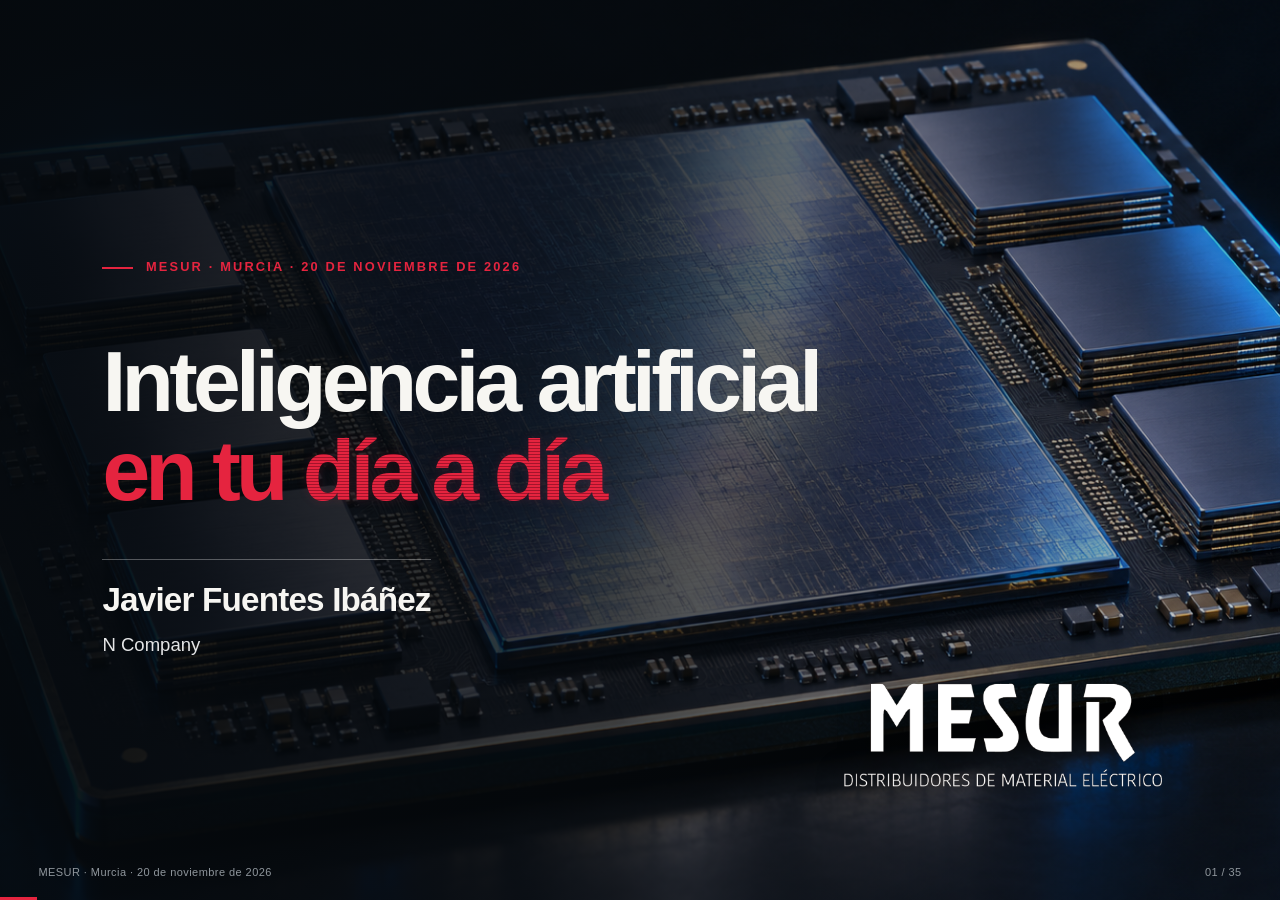
<file: index.html>
<!doctype html>
<html lang="es">
<head>
<meta charset="utf-8">
<meta name="viewport" content="width=device-width, initial-scale=1">
<title>Inteligencia artificial en tu día a día · MESUR</title>
<style>
:root {
  --fondo: #111111; --fondo-2: #1c1c1c; --papel: #ffffff; --papel-suave: #acadaf;
  --linea: #333333; --acento: #e5243f; --acento-suave: #3a0a12;
  --coral: #e5243f; --verde: #4fd18c; --ambar: #e5243f;
  --serif: 'Ferrovial New', 'Helvetica Neue', Helvetica, Arial, sans-serif;
  --sans: 'Ferrovial New', 'Helvetica Neue', Helvetica, Arial, sans-serif;
  --mono: 'Ferrovial New', 'Helvetica Neue', Helvetica, Arial, sans-serif;
}
* { margin: 0; padding: 0; box-sizing: border-box; }
html, body { height: 100%; }
body { font-family: var(--serif); background: var(--fondo); color: var(--papel); overflow: hidden; cursor: pointer; user-select: none; }
.slide { position: absolute; inset: 0; display: none; align-items: center; justify-content: center; padding: 6vh 7vw; }
.slide.on { display: flex; animation: entra .35s ease; }
@keyframes entra { from { opacity: 0; transform: translateY(10px); } to { opacity: 1; transform: none; } }
.inner { max-width: 1120px; width: 100%; }

.kicker { font-family: var(--mono); font-size: clamp(12px, 1.1vw, 14px); letter-spacing: .14em; text-transform: uppercase; color: var(--acento); margin-bottom: 3vh; font-weight: 700; }
.gigante { font-size: clamp(42px, 7.5vw, 104px); line-height: 1.06; letter-spacing: -.02em; font-weight: 600; }
.statement { font-size: clamp(26px, 3.7vw, 50px); line-height: 1.26; letter-spacing: -.012em; font-weight: 500; }
.statement em, .gigante em { font-style: italic; }
.statement strong, .gigante strong { color: var(--acento); font-weight: inherit; }
.hl { color: var(--acento); }
.sub { font-family: var(--sans); font-size: clamp(15px, 1.7vw, 19px); color: var(--papel-suave); margin-top: 4vh; line-height: 1.55; }
.sub strong { color: var(--papel); font-weight: 600; }
.redflag { font-family: var(--sans); font-size: clamp(15px, 1.7vw, 19px); color: var(--coral); margin-top: 3.5vh; line-height: 1.5; }
.num { font-family: var(--mono); color: var(--acento); font-size: clamp(14px, 1.3vw, 17px); letter-spacing: .1em; margin-bottom: 2vh; }
.fromto { font-family: var(--sans); font-size: clamp(16px, 1.8vw, 21px); color: var(--papel-suave); margin-bottom: 2.5vh; }
.fromto b { color: var(--papel); font-weight: 600; }
.fromto .arrow { color: var(--acento); margin: 0 .4em; }

.lista { list-style: none; margin-top: 2vh; }
.lista li { font-size: clamp(20px, 2.6vw, 34px); line-height: 1.3; padding: 1.6vh 0; border-top: 1px solid var(--linea); display: grid; grid-template-columns: 3.2em 1fr; gap: 1em; align-items: baseline; }
.lista li:last-child { border-bottom: 1px solid var(--linea); }
.lista .n { font-family: var(--mono); color: var(--acento); font-size: .6em; letter-spacing: .1em; }
.lista.compact li { font-size: clamp(17px, 2.1vw, 27px); padding: 1.2vh 0; }
.lista li.muted { color: var(--papel-suave); }
.lista li.hot { color: var(--coral); }

.step { opacity: 0; transform: translateY(14px); transition: opacity .35s ease, transform .35s ease; }
.step.on { opacity: 1; transform: none; }

/* Newspaper clippings */
.clips { position: relative; display: flex; flex-wrap: wrap; gap: 3vh 2vw; justify-content: center; align-items: center; margin-top: 3vh; }
.clip { background: #fff; padding: 8px 8px 10px; box-shadow: 4px 6px 0 rgba(0,0,0,.35); max-width: min(44vw, 540px); opacity: 0; transition: opacity .35s ease, transform .35s ease-out; }
.clip img { display: block; width: 100%; height: auto; }
.clip .src { font-family: var(--mono); font-size: 11px; color: #555; margin-top: 6px; letter-spacing: .08em; text-transform: uppercase; }
.clip.r1 { transform: rotate(-4deg) translateY(20px); } .clip.r1.on { transform: rotate(-2deg); }
.clip.r2 { transform: rotate(3deg) translateY(20px); }  .clip.r2.on { transform: rotate(1.5deg); }
.clip.r3 { transform: rotate(-5deg) translateY(20px); } .clip.r3.on { transform: rotate(-2.5deg); }
.clip.on { opacity: 1; }
.clip.big { max-width: min(72vw, 1000px); }
.clips.stack { display: block; position: relative; height: 60vh; }
.clips.stack .clip { position: absolute; max-width: min(50vw, 640px); }
.clips.stack .clip:nth-child(1) { left: 0; top: 0; }
.clips.stack .clip:nth-child(2) { right: 0; top: 15vh; }
.clips.stack .clip:nth-child(3) { left: 10%; top: 30vh; }
.clips.stack .clip.on { z-index: 2; }
.clips.stack .clip.on ~ .clip.on { z-index: 3; }
.clips.stack .clip.on ~ .clip.on ~ .clip.on { z-index: 4; }

/* Full-bleed images */
.slide.foto { padding: 0; background: #000; }
.slide.foto img { width: 100%; height: 100%; object-fit: cover; }
.slide.foto .cap { position: absolute; left: 7vw; bottom: 8vh; font-family: var(--mono); font-size: clamp(13px, 1.3vw, 17px); letter-spacing: .14em; text-transform: uppercase; color: var(--papel); text-shadow: 0 2px 10px rgba(0,0,0,.8); }
.slide.negro .gigante { text-align: center; }

.quote { font-size: clamp(22px, 3vw, 40px); line-height: 1.3; font-style: italic; }
.quote strong { color: var(--acento); font-weight: inherit; }
.quote .who { display: block; font-style: normal; font-family: var(--sans); font-size: .5em; color: var(--papel-suave); margin-top: 2.5vh; }

.dos { display: grid; grid-template-columns: 1fr 1fr; gap: 4vw; align-items: center; }
.pick { font-family: var(--sans); font-size: clamp(18px, 2.2vw, 28px); color: var(--ambar); line-height: 1.35; }

/* Time machine */
.slide.viaje { padding: 0; }
.vj-canvas { position: absolute; inset: 0; width: 100%; height: 100%; display: block; }
.vj-hud { position: absolute; top: 6vh; left: 50%; transform: translateX(-50%); text-align: center; z-index: 3; pointer-events: none; transition: opacity .5s ease; }
.viaje.zoomed .vj-hud, .viaje.zoomed .vj-minimap { opacity: 0; }
.vj-year { font-weight: 600; font-family: var(--serif); font-size: clamp(3.2rem, 7.5vw, 6.5rem); color: var(--papel); letter-spacing: -.02em; font-variant-numeric: tabular-nums; line-height: 1; transition: filter .3s ease; }
.vj-year.traveling { filter: blur(1.5px); }
.vj-year.pop { animation: vjPop .45s cubic-bezier(.2,1.6,.4,1); }
@keyframes vjPop { 0% { transform: scale(.96); } 100% { transform: scale(1); } }
.vj-underline { width: 120px; height: 3px; border-radius: 2px; background: var(--acento); margin: 14px auto 0; transition: width .5s ease; }
.vj-hud.traveling .vj-underline { width: 320px; }
.vj-minimap { position: absolute; bottom: 9vh; left: 50%; transform: translateX(-50%); width: min(70vw, 980px); height: 60px; z-index: 3; pointer-events: none; transition: opacity .5s ease; }
.vj-track { position: absolute; top: 24px; left: 0; width: 100%; height: 2px; background: rgba(248,248,246,.18); }
.vj-tick { position: absolute; top: 17px; width: 2px; height: 16px; background: rgba(248,248,246,.4); transform: translateX(-50%); opacity: 0; transition: opacity .8s ease; }
.vj-lbl { position: absolute; top: 40px; transform: translateX(-50%); font: 500 11px var(--mono); letter-spacing: .08em; color: #8a8a93; white-space: nowrap; opacity: 0; transition: opacity .8s ease; }
.vj-tick.visited, .vj-lbl.visited { opacity: 1; }
.vj-lbl.current { color: var(--papel); font-weight: 700; }
.vj-cursor { position: absolute; top: 25px; width: 14px; height: 14px; border-radius: 50%; background: var(--acento); transform: translate(-50%, -50%); box-shadow: 0 0 0 5px rgba(255,199,0,.18), 0 0 18px rgba(255,199,0,.6); }
.vj-flash { position: absolute; inset: 0; z-index: 4; pointer-events: none; background: #fff; opacity: 0; }
.vj-flash.active { animation: vjFlash .35s ease-out; }
@keyframes vjFlash { 0% { opacity: .45; } 100% { opacity: 0; } }

.lista .ans { font-family: var(--mono); font-size: .62em; letter-spacing: .1em; color: var(--ambar); white-space: nowrap; }
.lista.vote li { grid-template-columns: 1fr auto; }
.src-line { font-family: var(--mono); font-size: clamp(11px, 1vw, 13px); letter-spacing: .08em; text-transform: uppercase; color: var(--papel-suave); opacity: .75; margin-top: 3vh; }
.capas { display: grid; grid-template-columns: repeat(3, 1fr); gap: 2.2vw; margin-top: 3vh; }
.capa { border-top: 2px solid var(--acento); padding-top: 2vh; }
.capa h3 { font-weight: 400; font-size: clamp(20px, 2.3vw, 30px); line-height: 1.15; margin-bottom: 1.5vh; }
.capa p { font-family: var(--sans); font-size: clamp(14px, 1.45vw, 18px); line-height: 1.5; color: var(--papel-suave); }
.capa p strong { color: var(--papel); font-weight: 600; }
@media (max-width: 820px) { .capas { grid-template-columns: 1fr; } }

.slide.foto.contain img { object-fit: contain; }
.slide.foto.claro { background: #f7f7f5; }
.slide.foto .caps { position: absolute; left: 7vw; bottom: 7vh; display: flex; flex-direction: column; gap: 1.2vh; }
.slide.foto .caps .cap { position: static; background: rgba(17,17,17,.85); padding: .6em .9em; text-shadow: none; }

#barra { position: fixed; left: 0; bottom: 0; height: 3px; background: var(--acento); width: 0; transition: width .3s ease; z-index: 9; }
#pag { position: fixed; right: 2vw; bottom: 2vh; font-family: var(--mono); font-size: 12px; color: var(--papel-suave); opacity: .7; z-index: 9; }
.pie { position: fixed; left: 2vw; bottom: 2vh; font-family: var(--mono); font-size: 12px; color: var(--papel-suave); opacity: .5; z-index: 9; }
.cover .presenter-name { color:var(--papel); font-size:clamp(26px,2.6vw,42px); font-weight:600; letter-spacing:-.025em; line-height:1.2; margin-bottom:1.2vh; }
.cover-partners .mesur-logo { height:15vh; width:auto; display:block; filter:drop-shadow(0 2px 14px #000a); }
</style>
<link rel="stylesheet" href="stage.css?v=mesur-3">
<link rel="stylesheet" href="mesur.css?v=2">
</head>
<body>


<section class="slide cover" data-chapter="Inicio"><div class="inner">
  <div class="kicker">MESUR · Murcia · 20 de noviembre de 2026</div>
  <div class="gigante" aria-label="Inteligencia artificial en tu día a día">Inteligencia artificial<br><strong>en tu <span class="crt-accent" data-text="día a día">día a día</span></strong></div>
  <div class="sub"><div class="presenter-name">Javier Fuentes Ibáñez</div><span>N Company</span></div>
</div>
<div class="cover-partners" aria-label="MESUR, distribuidores de material eléctrico"><img class="mesur-logo" src="img/mesur-logo.png" alt="MESUR · Distribuidores de material eléctrico" width="500" height="196"></div>
</section>

<section class="slide viaje" data-title="Un viaje en el tiempo">
  <canvas class="vj-canvas" aria-label="Un viaje en el tiempo"></canvas>
  <div class="vj-hud"><div class="vj-year">2026</div><div class="vj-underline"></div></div>
  <div class="vj-minimap"><div class="vj-track"></div><div class="vj-cursor"></div></div>
  <div class="vj-flash"></div>
</section>

<section class="slide negro impact"><div class="inner">
  <div class="statement" style="text-align:center" aria-label="Cada salto es más corto que el anterior. El siguiente nos toca de lleno.">Cada salto es más corto que el anterior.<br><strong>El siguiente nos toca <span class="crt-accent" data-text="de lleno">de lleno</span>.</strong></div>
</div></section>

<section class="slide"><div class="inner">
  <div class="gigante agenda-four">Siete casos prácticos.<br>Tres reglas.<br>Un plan para el lunes.</div>
  <div class="sub">Sin teoría y sin palabras raras. Todo lo que veas hoy lo puedes repetir tú el lunes.</div>
</div></section>

<section class="slide impact weird-beat" data-title="Más cosas que nunca"><div class="inner">
  <div class="gigante" aria-label="Están pasando muchas cosas. Más cosas que nunca.">Están pasando muchas cosas.<br>Más cosas que <strong><span class="crt-accent" data-text="nunca">nunca</span>.</strong></div>
</div></section>

<section class="slide film local" data-title="Alljoined · Una imagen reconstruida desde el cerebro" data-duration="0:59">
  <video controls playsinline preload="metadata" aria-label="Demostración de Alljoined: una imagen reconstruida a partir de señales cerebrales, 59 segundos" src="video/alljoined-demo.mp4"></video>
  <div class="film-intro">
    <div class="kicker">Alljoined · Un casco de electrodos · Sin cirugía</div>
    <h1>Una persona mira un objeto.<br><strong>La pantalla lo dibuja a partir de su señal cerebral.</strong></h1>
    <button type="button" class="film-play"><span aria-hidden="true">▶</span> Ver vídeo <span class="film-duration">0:59</span></button>
    <p>Espacio para reproducir o pausar · → para continuar</p>
  </div>
  <span class="film-source">Alljoined · demostración</span>
  <p class="film-error" role="alert" hidden>El vídeo no se ha podido cargar. Ábrelo desde la carpeta de vídeos.</p>
</section>

<section class="slide" data-chapter="Lo que ya hace sola"><div class="inner">
  <div class="kicker">Por qué hablamos de esto hoy</div>
  <div class="statement">Hace tres años, la IA terminaba sola tareas de unos minutos.<br><strong>Hoy termina trabajos que a una persona le llevan horas.</strong></div>
</div></section>

<section class="slide foto contain claro" data-title="Cuánto trabajo seguido puede hacer sola una IA"><img src="img/horizon-nov-2026.jpg" alt="Gráfico: duración de las tareas que distintos modelos de IA terminan solos con un 80% de éxito. De casi cero entre 2019 y 2024 a varias horas en 2026, con estimaciones cercanas a 38 horas." decoding="sync"></section>

<section class="slide negro impact"><div class="inner">
  <div class="statement" style="text-align:center" aria-label="No hace falta entender cómo funciona. Hace falta saber qué pedirle.">No hace falta entender cómo funciona.<br><strong>Hace falta saber <span class="crt-accent" data-text="qué pedirle">qué pedirle</span>.</strong></div>
</div></section>

<section class="slide chapter" data-chapter="Siete casos prácticos"><div class="inner">
  <div class="kicker">Primera parte</div>
  <div class="gigante">Siete <strong>casos prácticos.</strong></div>
  <div class="sub">Cosas de todos los días en una empresa pequeña. Los hacemos aquí, en directo, con herramientas que puedes usar desde el móvil.</div>
</div></section>

<section class="slide demo" data-mark="01"><div class="inner">
  <div class="num">CASO 1 · PREPARAR UNA VISITA</div>
  <div class="statement">Mañana visitas a un cliente que no conoces.<br><strong>En diez minutos sabes quién es y qué preguntarle.</strong></div>
  <div class="sub">Fíjate en: te dice de dónde saca cada dato.</div>
</div></section>

<section class="slide demo" data-mark="02"><div class="inner">
  <div class="num">CASO 2 · DE LA FOTO A LA TABLA</div>
  <div class="statement">Una foto de un montón de tickets y facturas.<br><strong>Sale una tabla ordenada, lista para la gestoría.</strong></div>
  <div class="sub">Fíjate en: lo que no puede leer, lo pregunta.</div>
</div></section>

<section class="slide demo" data-mark="03"><div class="inner">
  <div class="num">CASO 3 · LEER LA LETRA PEQUEÑA</div>
  <div class="statement">Te mandan un contrato lleno de letra pequeña.<br><strong>No pidas un resumen. Pregunta dónde te pueden pillar.</strong></div>
  <div class="sub">Fíjate en: te señala la cláusula y la página.</div>
</div></section>

<section class="slide demo" data-mark="04"><div class="inner">
  <div class="num">CASO 4 · PREGUNTARLE A TU EXCEL</div>
  <div class="statement">Tu listado de facturas, tal como lo tienes.<br><strong>Le preguntas quién te debe dinero y te lo dice.</strong></div>
  <div class="sub">Fíjate en: no hace falta saber fórmulas. Hace falta saber qué preguntar.</div>
</div></section>

<section class="slide demo" data-mark="05"><div class="inner">
  <div class="num">CASO 5 · HACERTE UNA HERRAMIENTA</div>
  <div class="statement">Le cuentas lo que necesitas, con tus palabras.<br><strong>Te hace una calculadora de placas solares. Sin saber programar.</strong></div>
  <div class="sub">Fíjate en: qué decidió por su cuenta. Y en qué se equivocó.</div>
</div></section>

<section class="slide demo" data-mark="06"><div class="inner">
  <div class="num">CASO 6 · QUE BUSQUE CLIENTES POR TI</div>
  <div class="statement">Le das el nombre de un pueblo y lo dejas solo.<br><strong>Abre el mapa, mira los tejados y te prepara una propuesta.</strong></div>
  <div class="sub">Fíjate en: nadie toca el ratón. Lo mueve ella.</div>
</div></section>

<section class="slide demo" data-mark="07"><div class="inner">
  <div class="num">CASO 7 · VÍDEO</div>
  <div class="statement">Un mensaje para vosotros, con mi cara y mi voz.<br><strong>En una Murcia que todavía no existe.</strong></div>
  <div class="sub">Fíjate en: qué es real en esta pantalla.</div>
</div></section>

<section class="slide film local" data-title="Un mensaje desde la Murcia del futuro" data-duration="0:18">
  <video controls playsinline preload="metadata" aria-label="Un mensaje de Javier Fuentes en una Murcia futurista generada con IA, 18 segundos" src="video/mesur-murcia-futuro.mp4"></video>
  <div class="film-intro">
    <div class="kicker">Caso 7 · Un mensaje para vosotros</div>
    <h1>Murcia, dentro de unos años.<br><strong>Fíjate en qué es real.</strong></h1>
    <button type="button" class="film-play"><span aria-hidden="true">▶</span> Ver vídeo <span class="film-duration">0:18</span></button>
    <p>Espacio para reproducir o pausar · → para continuar</p>
  </div>
  <span class="film-source">Vídeo generado con IA</span>
  <p class="film-error" role="alert" hidden>El vídeo no se ha podido cargar. Ábrelo desde la carpeta de vídeos.</p>
</section>

<section class="slide steps warning evidence single" data-title="Comprueba quién te habla · El engaño de los 25 millones"><div class="inner">
  <div class="kicker" style="color:var(--coral)">La misma tecnología, apuntando hacia ti</div>
  <div class="statement">Una empresa perdió <strong>25 millones de dólares</strong> en una videollamada.<br>Todas las caras de la llamada eran falsas.</div>
  <div class="sub">Si te piden un pago o un cambio de cuenta por mensaje o por vídeo, llama tú a un número que ya conozcas.</div>
  <div class="clips">
    <div class="clip r1 big step"><img src="img/clip-fortune-arup.png" alt="Recorte de prensa de Fortune sobre el fraude a Arup" decoding="sync"><div class="src">Fortune · mayo de 2024</div></div>
  </div>
</div></section>

<section class="slide steps" data-chapter="Tres reglas"><div class="inner">
  <div class="kicker">Tres reglas</div>
  <ul class="lista">
    <li class="step"><span class="n">01</span>Revisa lo importante antes de enviarlo.</li>
    <li class="step"><span class="n">02</span>No le cuentes lo que no le contarías a un desconocido.</li>
    <li class="step"><span class="n">03</span>Lo firmas tú. La responsabilidad es tuya.</li>
  </ul>
</div></section>

<section class="slide chapter" data-chapter="Tu negocio"><div class="inner">
  <div class="kicker">Segunda parte</div>
  <div class="gigante">Y ahora, <strong>tu negocio.</strong></div>
  <div class="sub">Qué cambia para quien tiene una empresa pequeña y poco tiempo.</div>
</div></section>

<section class="slide"><div class="inner">
  <div class="statement">Una empresa grande tiene un departamento para cada cosa.<br><strong>Tú ahora tienes un ayudante para casi todas.</strong></div>
  <div class="sub">Alguien que lee contratos, ordena papeles, escribe y hace cuentas. Por lo que cuesta una comida al mes.</div>
</div></section>

<section class="slide"><div class="inner">
  <div class="statement">La IA sabe bastante de casi todo.<br><strong>No conoce a tu cliente.</strong></div>
  <div class="sub">No ha estado en su casa ni en su obra. No sabe qué le prometiste ni cuándo lo necesita. Eso lo sabes tú, y por eso te llaman a ti.</div>
</div></section>

<section class="slide steps nondelegable" data-title="Lo que se queda contigo"><div class="inner">
  <div class="kicker">Lo que no se delega</div>
  <div class="statement">Lo que se queda <strong>contigo.</strong></div>
  <div class="nondelegable-grid">
    <div class="step"><h2>Entender</h2><p>Saber qué estás decidiendo.</p></div>
    <div class="step"><h2>Criterio</h2><p>Elegir lo que conviene.</p></div>
    <div class="step"><h2>Responsabilidad</h2><p>Dar la cara si sale mal.</p></div>
    <div class="step"><h2>Confianza</h2><p>Ganársela. Mantenerla.</p></div>
  </div>
</div></section>

<section class="slide warning"><div class="inner">
  <div class="kicker" style="color:var(--coral)">Una cosa que no te va a gustar</div>
  <div class="statement">Tu cliente ya la usa. Tu proveedor, también.<br><strong>¿Y tú?</strong></div>
  <div class="sub">La usan para comparar presupuestos, para revisar facturas y para escribirte. No hace falta ser el primero. Conviene no ser el último.</div>
</div></section>

<section class="slide chapter" data-chapter="Tu plan para el lunes"><div class="inner">
  <div class="kicker">Para terminar</div>
  <div class="gigante">Tu plan para <strong>el lunes.</strong></div>
  <div class="sub">Cinco pasos. Ninguno lleva más de diez minutos.</div>
</div></section>

<section class="slide steps" data-title="Tu plan para el lunes · Cinco pasos"><div class="inner">
  <div class="kicker">El lunes por la mañana</div>
  <ul class="lista">
    <li class="step"><span class="n">01</span>Elige una sola herramienta y ponla en el móvil.</li>
    <li class="step"><span class="n">02</span>Apunta tres tareas que repites cada semana y te quitan tiempo.</li>
    <li class="step"><span class="n">03</span>Prueba con la más pesada. Diez minutos.</li>
    <li class="step"><span class="n">04</span>Cuéntale quién eres, para quién es y enséñale un ejemplo.</li>
    <li class="step"><span class="n">05</span>Revisa lo que te da antes de usarlo.</li>
  </ul>
</div></section>

<section class="slide"><div class="inner">
  <div class="kicker">Y después</div>
  <div class="statement">Esto no se aprende en un curso.<br><strong>Se aprende usándolo un rato cada semana.</strong></div>
  <div class="sub">Una hora a la semana. Y cuando algo te funcione, <strong>enséñaselo a un compañero.</strong></div>
</div></section>

<section class="slide negro fourth-provocation" data-title="Empieza por lo que más pereza te da"><div class="inner">
  <div class="kicker">Un consejo</div>
  <div class="gigante" aria-label="Empieza por lo que más pereza te da.">Empieza por lo que<br><strong><span class="crt-accent" data-text="más pereza" aria-hidden="true">más pereza</span> te da.</strong></div>
</div></section>

<!-- DIOSES DE ARENA -->
<section class="slide foto" data-chapter="Dioses de arena" data-title="Arena"><img src="img/sand.png" alt="Granos de arena con luz cálida" decoding="sync"></section>

<section class="slide foto" data-title="Silicio"><img src="img/silicon.png" alt="Silicio cristalino" decoding="sync"></section>

<section class="slide foto" data-title="El transistor"><img src="img/transistor.png" alt="Un transistor" decoding="sync"></section>

<section class="slide foto" data-title="Uno de los primeros circuitos integrados"><img src="img/kilby.png" alt="Uno de los primeros circuitos integrados" decoding="sync"></section>

<section class="slide foto" data-title="La GPU"><img src="img/gpu.png" alt="Primer plano de un procesador gráfico" decoding="sync"></section>

<section class="slide sentinel" data-chapter="Para seguir al día" data-title="The Independent Sentinel">
  <div class="sentinel-glow" aria-hidden="true"></div>
  <div class="sentinel-grain" aria-hidden="true"></div>
  <div class="sentinel-body">
    <div class="sentinel-text">
      <p class="sentinel-eyebrow">Mantente al día</p>
      <img class="sentinel-title" src="img/sentinel-title.png" alt="The Independent Sentinel" decoding="sync">
      <p class="sentinel-desc">Cada semana: los avances en IA y ciencia de datos, y las historias que conectan la tecnología con la cultura. <strong>Por Javier Fuentes.</strong></p>
      <p class="sentinel-url"><a href="https://theindependentsentinel.substack.com/" target="_blank" rel="noopener noreferrer">theindependentsentinel.substack.com</a></p>
    </div>
    <div class="sentinel-qr">
      <img src="img/sentinel-qr.png" alt="Código QR de The Independent Sentinel" decoding="sync">
      <span>Escanéame</span>
    </div>
  </div>
</section>

<div id="barra"></div>
<div id="pag"></div>
<div class="pie">MESUR · Murcia · 20 de noviembre de 2026</div>

<script src="three.min.js"></script>
<script src="viaje.js"></script>
<script src="stage.js"></script>
<script src="frontier.js"></script>
</body>
</html>
</file>
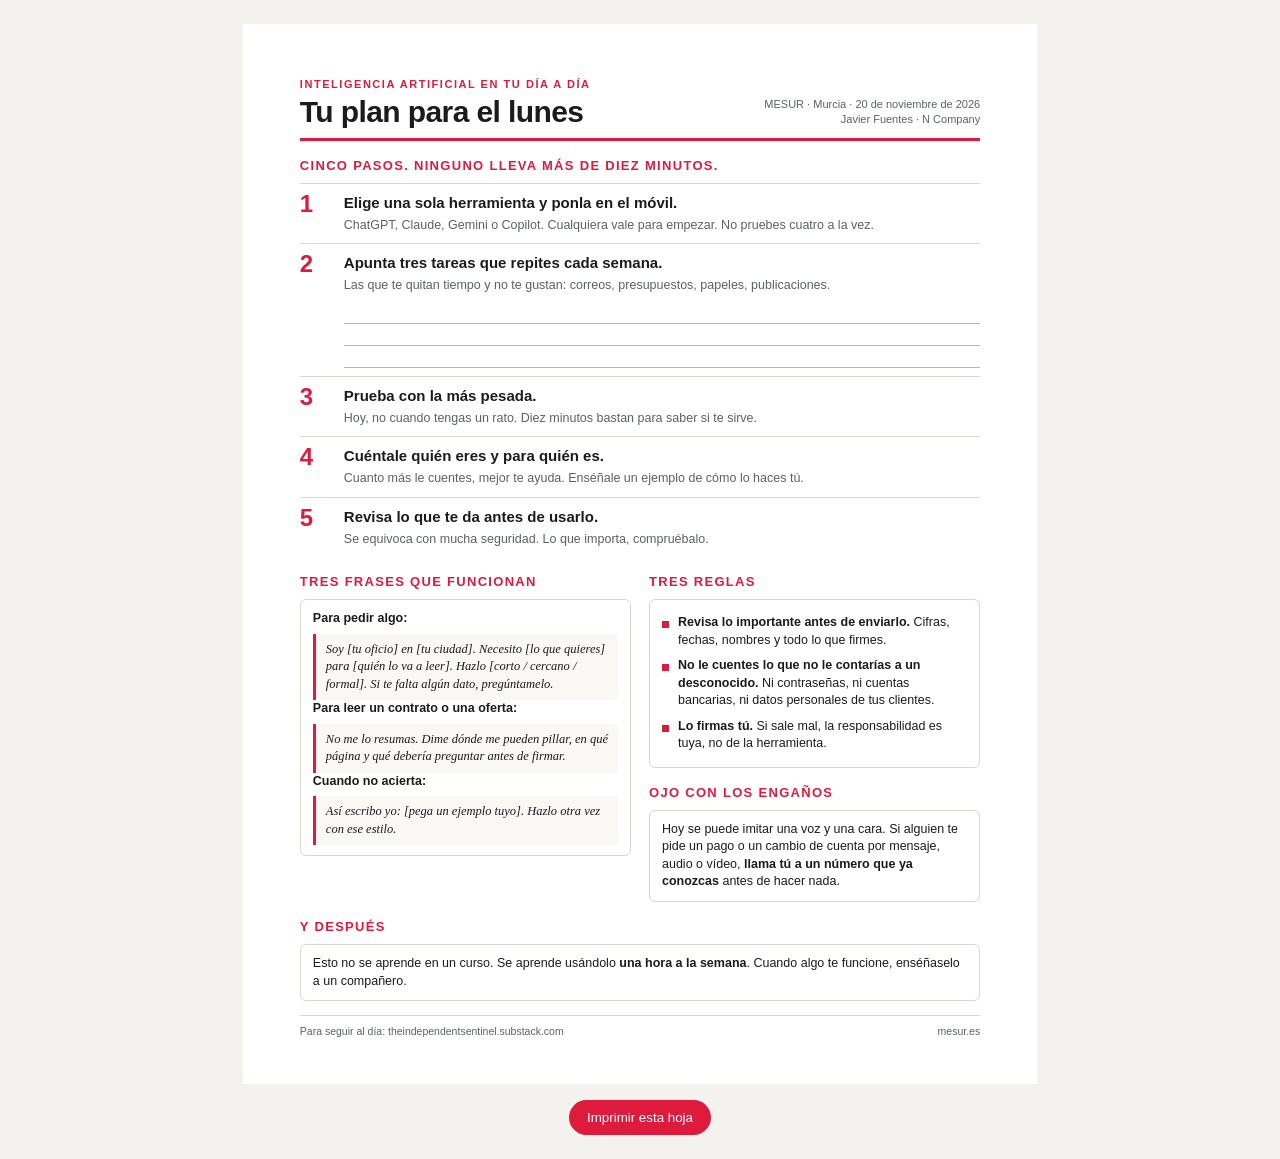
<file: guia-lunes.html>
<!doctype html>
<html lang="es">
<head>
<meta charset="utf-8">
<meta name="viewport" content="width=device-width, initial-scale=1">
<title>Tu plan para el lunes · MESUR</title>
<style>
:root { --rojo:#de1b3c; --tinta:#1b1b1d; --gris:#5c6066; --linea:#d9d6d0; --papel:#ffffff; --fondo:#f4f2ee; }
* { box-sizing:border-box; margin:0; padding:0; }
body { font-family:'Helvetica Neue',Helvetica,Arial,sans-serif; background:var(--fondo); color:var(--tinta); line-height:1.4; padding:24px 12px; }
.hoja { background:var(--papel); max-width:210mm; margin:0 auto; padding:14mm 15mm 12mm; }
header { display:flex; justify-content:space-between; align-items:flex-end; gap:16px; border-bottom:3px solid var(--rojo); padding-bottom:10px; }
.k { color:var(--rojo); font-size:11px; font-weight:700; letter-spacing:.14em; text-transform:uppercase; }
h1 { font-size:30px; line-height:1.05; letter-spacing:-.02em; margin-top:4px; }
.quien { font-size:11px; color:var(--gris); text-align:right; white-space:nowrap; }
h2 { font-size:13px; letter-spacing:.1em; text-transform:uppercase; color:var(--rojo); margin:16px 0 8px; }
.pasos { list-style:none; counter-reset:paso; }
.pasos li { counter-increment:paso; display:grid; grid-template-columns:34px 1fr; gap:10px; padding:8px 0; border-top:1px solid var(--linea); }
.pasos li::before { content:counter(paso); font-size:24px; font-weight:700; color:var(--rojo); line-height:1; }
.pasos b { display:block; font-size:15px; }
.pasos span { font-size:12.5px; color:var(--gris); }
.dos { display:grid; grid-template-columns:1fr 1fr; gap:18px; }
.caja { border:1px solid var(--linea); border-radius:6px; padding:10px 12px; font-size:12.5px; }
.caja p + p { margin-top:6px; }
.frase { font-family:Georgia,'Times New Roman',serif; font-style:italic; background:#faf8f5; border-left:3px solid var(--rojo); padding:7px 10px; margin-top:6px; font-size:12.5px; }
.lineas { margin-top:6px; }
.lineas i { display:block; border-bottom:1px solid #b9b6b0; height:22px; }
ul.reglas { list-style:none; font-size:12.5px; }
ul.reglas li { padding:4px 0 4px 16px; position:relative; }
ul.reglas li::before { content:''; position:absolute; left:0; top:11px; width:7px; height:7px; background:var(--rojo); }
footer { margin-top:14px; padding-top:8px; border-top:1px solid var(--linea); font-size:10.5px; color:var(--gris); display:flex; justify-content:space-between; gap:12px; }
.imprimir { display:block; margin:16px auto 0; padding:10px 18px; background:var(--rojo); color:#fff; border:0; border-radius:100px; font:600 14px inherit; cursor:pointer; }
@media (max-width:640px) { .dos { grid-template-columns:1fr; } header { flex-direction:column; align-items:flex-start; } .quien { text-align:left; } }
@page { size:A4; margin:0; }
@media print { body { background:#fff; padding:0; } .hoja { max-width:none; width:210mm; min-height:297mm; } .imprimir { display:none; } }
</style>
</head>
<body>
<div class="hoja">
  <header>
    <div><div class="k">Inteligencia artificial en tu día a día</div><h1>Tu plan para el lunes</h1></div>
    <div class="quien">MESUR · Murcia · 20 de noviembre de 2026<br>Javier Fuentes · N Company</div>
  </header>

  <h2>Cinco pasos. Ninguno lleva más de diez minutos.</h2>
  <ol class="pasos">
    <li><div><b>Elige una sola herramienta y ponla en el móvil.</b><span>ChatGPT, Claude, Gemini o Copilot. Cualquiera vale para empezar. No pruebes cuatro a la vez.</span></div></li>
    <li><div><b>Apunta tres tareas que repites cada semana.</b><span>Las que te quitan tiempo y no te gustan: correos, presupuestos, papeles, publicaciones.</span><div class="lineas"><i></i><i></i><i></i></div></div></li>
    <li><div><b>Prueba con la más pesada.</b><span>Hoy, no cuando tengas un rato. Diez minutos bastan para saber si te sirve.</span></div></li>
    <li><div><b>Cuéntale quién eres y para quién es.</b><span>Cuanto más le cuentes, mejor te ayuda. Enséñale un ejemplo de cómo lo haces tú.</span></div></li>
    <li><div><b>Revisa lo que te da antes de usarlo.</b><span>Se equivoca con mucha seguridad. Lo que importa, compruébalo.</span></div></li>
  </ol>

  <div class="dos">
    <div>
      <h2>Tres frases que funcionan</h2>
      <div class="caja">
        <p><b>Para pedir algo:</b></p>
        <div class="frase">Soy [tu oficio] en [tu ciudad]. Necesito [lo que quieres] para [quién lo va a leer]. Hazlo [corto / cercano / formal]. Si te falta algún dato, pregúntamelo.</div>
        <p><b>Para leer un contrato o una oferta:</b></p>
        <div class="frase">No me lo resumas. Dime dónde me pueden pillar, en qué página y qué debería preguntar antes de firmar.</div>
        <p><b>Cuando no acierta:</b></p>
        <div class="frase">Así escribo yo: [pega un ejemplo tuyo]. Hazlo otra vez con ese estilo.</div>
      </div>
    </div>
    <div>
      <h2>Tres reglas</h2>
      <div class="caja">
        <ul class="reglas">
          <li><b>Revisa lo importante antes de enviarlo.</b> Cifras, fechas, nombres y todo lo que firmes.</li>
          <li><b>No le cuentes lo que no le contarías a un desconocido.</b> Ni contraseñas, ni cuentas bancarias, ni datos personales de tus clientes.</li>
          <li><b>Lo firmas tú.</b> Si sale mal, la responsabilidad es tuya, no de la herramienta.</li>
        </ul>
      </div>
      <h2>Ojo con los engaños</h2>
      <div class="caja">
        <p>Hoy se puede imitar una voz y una cara. Si alguien te pide un pago o un cambio de cuenta por mensaje, audio o vídeo, <b>llama tú a un número que ya conozcas</b> antes de hacer nada.</p>
      </div>
    </div>
  </div>

  <h2>Y después</h2>
  <div class="caja"><p>Esto no se aprende en un curso. Se aprende usándolo <b>una hora a la semana</b>. Cuando algo te funcione, enséñaselo a un compañero.</p></div>

  <footer><span>Para seguir al día: theindependentsentinel.substack.com</span><span>mesur.es</span></footer>
</div>
<button class="imprimir" onclick="window.print()">Imprimir esta hoja</button>
</body>
</html>
</file>
<file: stage.css>
/* Ferrovial keynote: type, image and pace. No remote dependencies. */
:root { --fondo:#101214; --papel:#f7f6f2; --papel-suave:#b7babd; --linea:#3a3c3d; --ease:cubic-bezier(.22,1,.36,1); }
body { cursor:default; -webkit-font-smoothing:antialiased; }
:root {
  --stage-background:radial-gradient(ellipse 100% 125% at 100% 0%, #1c2834, #151d25 35%, var(--fondo) 75%);
}
.slide { padding:8vh 8vw 10vh; overflow:hidden; background:var(--stage-background); isolation:isolate; }
.slide.on { animation:stage-in .65s var(--ease) both; }
.inner { max-width:1280px; position:relative; z-index:2; }
.gigante { font-size:clamp(42px,6.8vw,112px); font-weight:600; line-height:1.02; letter-spacing:-.055em; text-wrap:balance; }
.statement { font-size:clamp(27px,3.45vw,56px); line-height:1.16; letter-spacing:-.035em; text-wrap:pretty; }
.kicker,.num { font-size:clamp(12px,1vw,16px); letter-spacing:.17em; font-weight:650; margin-bottom:3.3vh; }
.kicker::before { content:''; display:inline-block; width:2.4em; height:2px; background:currentColor; margin-right:1em; vertical-align:middle; }
.sub { font-size:clamp(16px,1.45vw,23px); line-height:1.5; margin-top:3.8vh; max-width:1050px; }
.redflag { font-size:clamp(16px,1.45vw,23px); }
.src-line { letter-spacing:.06em; opacity:1; }
.on .inner > :not(.clips):not(.step) { animation:content-in .75s var(--ease) both; }
.on .inner > :nth-child(2) { animation-delay:.09s; }
.on .inner > :nth-child(3) { animation-delay:.18s; }
.on .inner > :nth-child(4) { animation-delay:.24s; }
.step { transition:opacity .55s var(--ease),transform .65s var(--ease); transform:translateY(22px); }
.step:not(.on) { visibility:hidden; }
.step.on { visibility:visible; }
.on .statement strong { text-shadow:0 0 45px rgba(255,199,0,.08); }

/* Opening titles connect the silicon imagery to the closing sand sequence. */
.cover::before { content:''; position:absolute; inset:0; z-index:0; background:linear-gradient(90deg,rgba(5,9,13,.96) 0%,rgba(5,9,13,.77) 48%,rgba(5,9,13,.14) 100%),url('img/gpu.png') center/cover; }
.cover.on::before { animation:slow-reveal 9s var(--ease) both; }
.cover .inner { padding-top:4vh; }
.cover .kicker { margin-bottom:7vh; }
.cover .gigante { max-width:1180px; font-size:clamp(46px,6.7vw,108px); line-height:1.03; }
.cover .gigante strong { display:inline-block; }
.cover .sub { border-top:1px solid rgba(255,255,255,.3); padding-top:2.2vh; margin-top:5vh; width:fit-content; min-width:300px; color:#e4e5e6; }
.cover.session-two::before { background-image:linear-gradient(90deg,rgba(16,12,8,.97),rgba(16,12,8,.77) 48%,rgba(16,12,8,.18)),url('img/sand.png'); }

/* CRT interference: phosphor scanlines, RGB separation and irregular signal tears. */
.crt-accent {
  --crt-color:#e5243f; --crt-stripe:#a3142b;
  position:relative; display:inline-block; white-space:nowrap;
  /* Let tightly spaced glyphs paint past the text advance without moving adjacent text. */
  padding-inline-end:.12em; margin-inline-end:-.12em;
  color:var(--crt-color); -webkit-text-fill-color:transparent;
  background:repeating-linear-gradient(0deg,var(--crt-color) 0px,var(--crt-color) 2px,var(--crt-stripe) 2px,var(--crt-stripe) 3px);
  -webkit-background-clip:text; background-clip:text;
  filter:drop-shadow(0 0 5px #e5243f25);
}
.crt-accent::before,.crt-accent::after {
  content:attr(data-text); position:absolute; inset:0;
  pointer-events:none; opacity:0; background:none; -webkit-text-fill-color:currentColor;
}
.crt-accent::before { color:#32f9f1; text-shadow:2px 0 #32f9f180; }
.crt-accent::after { color:#ff3b9d; text-shadow:-2px 0 #ff3b9d80; }
.crt-accent.crt-coral { --crt-color:#ff876b; --crt-stripe:#bd5946; }
.slide.on .crt-accent {
  animation:crt-signal 8.6s steps(1,end) .8s infinite,crt-scan 6.7s linear infinite;
}
.slide.on .crt-accent::before { animation:crt-tear-cyan 5.9s steps(1,end) .9s infinite; }
.slide.on .crt-accent::after { animation:crt-tear-magenta 7.7s steps(1,end) 1.05s infinite; }
@keyframes crt-scan { to { background-position:0 12px; } }
@keyframes crt-signal {
  0%, 5.5%, 19%, 100% { transform:none; filter:drop-shadow(0 0 5px #e5243f25); }
  1% { transform:translateX(.012em) skewX(-2deg); filter:brightness(1.25) drop-shadow(0 0 7px #e5243f55); }
  2.4% { transform:translateX(-.01em) skewX(1deg); filter:brightness(.8); }
  3.5% { transform:none; filter:brightness(1.15); }
  17.5% { transform:skewX(-1deg); filter:brightness(1.2); }
}
@keyframes crt-tear-cyan {
  0%, 7%, 100% { opacity:0; transform:none; clip-path:inset(0); }
  1% { opacity:.85; transform:translateX(-.045em); clip-path:inset(15% 0 62% 0); }
  3% { opacity:.7; transform:translateX(.035em); clip-path:inset(63% 0 17% 0); }
  5% { opacity:.5; transform:translateX(-.02em); clip-path:inset(38% 0 49% 0); }
}
@keyframes crt-tear-magenta {
  0%, 6%, 100% { opacity:0; transform:none; clip-path:inset(0); }
  1% { opacity:.8; transform:translateX(.045em); clip-path:inset(58% 0 18% 0); }
  2.8% { opacity:.65; transform:translateX(-.03em); clip-path:inset(23% 0 62% 0); }
  4.5% { opacity:.4; transform:translateX(.02em); clip-path:inset(76% 0 10% 0); }
}
html.motion-off .crt-accent { background:none; -webkit-text-fill-color:currentColor; filter:none; }
@media (prefers-reduced-motion:reduce) {
  .crt-accent { background:none; -webkit-text-fill-color:currentColor; filter:none; }
}

.slide.weird-beat .gigante { font-size:clamp(36px,5.4vw,92px); line-height:1.28; text-align:center; }

/* Transparent partner lockup for the photographic session covers. */
.cover-partners { position:absolute; right:8vw; bottom:9vh; z-index:3; display:flex; align-items:center; gap:26px; padding:13px 0; background:transparent; }
.partner-logo { position:relative; display:block; overflow:hidden; flex:none; height:64px; }
.partner-logo img { position:absolute; max-width:none; width:685px; height:auto; top:-88px; }
.partner-logo.headspring { width:188px; }
.partner-logo.headspring img { left:-20px; }
.partner-logo.university { width:171px; }
.partner-logo.university img { left:-495px; }
@media (max-width:820px) {
  .cover-partners { transform:scale(.72); transform-origin:bottom right; right:8vw; bottom:9vh; }
}
@media (max-height:540px) and (min-width:821px) {
  .cover-partners { transform:scale(.65); transform-origin:bottom right; bottom:8vh; }
}

/* Chapter beats are deliberately bright and spare. */
.chapter { background:var(--acento); color:#111315; }
.chapter .kicker,.chapter strong,.chapter .num { color:#111315; }
.chapter .sub { color:#343127; max-width:900px; }
.chapter .gigante { max-width:1050px; font-size:clamp(50px,8.2vw,138px); }
.chapter .inner { border-top:2px solid #111315; padding-top:5vh; }
.chapter .kicker { margin-bottom:5vh; }
.chapter .kicker::before { display:none; }
.chapter .gigante strong { font-weight:400; }
.chapter::after { content:attr(data-mark); position:absolute; right:5vw; bottom:-.14em; font-size:clamp(230px,31vw,540px); line-height:1; font-weight:700; letter-spacing:-.09em; color:rgba(17,19,21,.09); z-index:0; }
.chapter .sub strong { font-weight:600; }

/* One large numeral gives demos and questions a recognisable visual grammar. */
.demo .inner { padding-left:25%; }
.demo::before { content:attr(data-mark); position:absolute; left:7vw; top:50%; transform:translateY(-51%); color:var(--acento); font-weight:500; font-size:clamp(130px,18vw,300px); line-height:1; letter-spacing:-.09em; }
.demo .num { padding-bottom:2.3vh; border-bottom:1px solid #555; }
.demo .statement { font-size:clamp(28px,3.5vw,57px); }
.demo .sub { max-width:850px; }
.question { background:#ecebe5; color:#17191b; }
.question .inner { padding-left:26%; }
.question::before { content:attr(data-mark); position:absolute; left:7.5vw; top:50%; transform:translateY(-50%); font-size:clamp(140px,20vw,340px); line-height:1; font-weight:500; letter-spacing:-.09em; color:#c9c7bc; }
.question:has(.question-number)::before { content:none; }
.question-number { position:absolute; left:7.5vw; top:50%; transform:translateY(-50%); font-size:clamp(140px,20vw,340px); line-height:1; font-weight:500; letter-spacing:-.09em; }
.question-number .crt-accent { --crt-color:#9d9b91; --crt-stripe:#b7b5aa; }
.question .num { color:#585a55; }
.question .statement { font-size:clamp(30px,4vw,67px); }
.question .statement strong { color:#17191b; text-decoration:underline; text-decoration-color:#d8a600; text-decoration-thickness:.055em; text-underline-offset:.13em; }
.shift .fromto { font-size:clamp(17px,1.8vw,28px); padding-bottom:2.5vh; border-bottom:1px solid var(--linea); margin-bottom:3.5vh; }
.shift .num { font-size:clamp(14px,1.2vw,19px); }
.shift .fromto .arrow { display:inline-block; margin:0 1em; }
.shift.on .fromto .arrow { animation:arrow-in .9s var(--ease) both; }
.impact .inner { max-width:1190px; }
.impact .statement { font-size:clamp(30px,4.2vw,68px); line-height:1.17; }
.impact .gigante { font-size:clamp(48px,7.8vw,128px); }
.impact .sub { margin-inline:auto; }
.warning { --acento:#ff866b; }

/* Evidence stays readable and never crops a newspaper headline. */
.evidence .statement { font-size:clamp(25px,3.1vw,49px); }
.evidence .gigante { font-size:clamp(38px,5.1vw,82px); }
.clips { gap:2vw; margin-top:3.5vh; align-items:center; flex-wrap:nowrap; }
.clip { flex:0 1 auto; min-width:0; max-width:min(45%,600px); padding:7px 7px 9px; box-shadow:0 18px 48px #0006; }
.clip img { width:auto; max-width:100%; max-height:29vh; object-fit:contain; margin-inline:auto; }
.clip.big { max-width:min(82%,1080px); }
.clip.big img { max-height:34vh; }
.clip .src { font-size:clamp(10px,.75vw,12px); line-height:1.3; letter-spacing:.04em; }
.clip.r1 { transform:translateY(24px) rotate(-2deg); }
.clip.r2 { transform:translateY(24px) rotate(2deg); }
.clip.r3 { transform:translateY(24px) rotate(-2deg); }
.clip.r1.on { transform:rotate(-.7deg); }
.clip.r2.on { transform:rotate(.7deg); }
.clip.r3.on { transform:rotate(-.5deg); }
.clips.stack { height:56vh; }
.clips.stack .clip { max-width:58%; }
.clips.stack .clip img { max-height:25vh; }
.clips.stack .clip:nth-child(2) { top:16vh; }
.clips.stack .clip:nth-child(3) { top:31vh; left:13%; }
.evidence .lista.compact li { font-size:clamp(18px,1.9vw,30px); padding:.9vh 0; }
.evidence .lista + .clips .clip img { max-height:24vh; }
.evidence.single .inner { display:grid; grid-template-columns:1fr 1fr; column-gap:4vw; align-items:start; }
.evidence.single .inner > :not(.clips) { grid-column:1; }
.evidence.single .clips { grid-column:2; grid-row:1 / span 6; align-self:center; margin:0; }
.evidence.single .clip,.evidence.single .clip.big { max-width:100%; width:100%; }
.evidence.single .clip img { width:100%; max-height:56vh; }
.evidence.single .gigante { font-size:clamp(38px,4.4vw,72px); }
.evidence.single .statement { font-size:clamp(27px,3.05vw,49px); }
.evidence.single .kicker,.evidence.single .num { margin-bottom:3vh; }
.lista li { gap:1em; border-color:#414446; font-size:clamp(20px,2.35vw,37px); padding:1.7vh 0; }
.lista.compact li { font-size:clamp(18px,1.9vw,30px); padding:1.35vh 0; }
.lista .n { font-size:.57em; font-weight:650; }
.lista.vote li { gap:2vw; }
.lista .ans { letter-spacing:.05em; }
.capas { gap:3.3vw; margin-top:5vh; }
.capa { border-top:3px solid var(--acento); padding-top:3vh; }
.capa h3 { font-size:clamp(25px,2.8vw,44px); letter-spacing:-.035em; line-height:1.08; margin-bottom:2.5vh; }
.capa p { font-size:clamp(17px,1.5vw,24px); line-height:1.5; }
.on .capa { animation:content-in .8s var(--ease) both; }
.on .capa:nth-child(2) { animation-delay:.15s; }
.on .capa:nth-child(3) { animation-delay:.3s; }
.quote { border-left:3px solid var(--acento); padding-left:3.5vw; font-style:normal; font-size:clamp(28px,3.2vw,51px); letter-spacing:-.03em; line-height:1.23; }
.quote .who { font-size:.39em; line-height:1.5; max-width:900px; }
.slide.foto { background:#050606; }
.slide.foto.on:not(.contain) > img { animation:photo-in 7s var(--ease) both; }
.slide.foto.contain > img { padding:4vh 4vw 7vh; }
.slide.foto .caps { max-width:84vw; gap:1vh; }
.slide.foto .caps .cap { font-size:clamp(14px,1.2vw,19px); letter-spacing:.07em; background:#111e; border-left:2px solid var(--acento); }
.slide.foto.claro { background:#f7f7f5; }

/* Manual film interlude. Preserve the complete frame and native controls. */
.slide.film { padding:0; background:#050606; }
.film video { width:100%; height:100%; object-fit:contain; }
.film-intro { position:absolute; inset:0; display:flex; flex-direction:column; justify-content:center; align-items:flex-start; padding:8vw; background:linear-gradient(90deg,#050606f5,#050606b8 60%,#05060666); pointer-events:none; }
.film-intro h1 { font-size:clamp(42px,6.3vw,104px); line-height:1.03; letter-spacing:-.05em; font-weight:600; margin-bottom:5vh; }
.film-intro strong { color:var(--acento); font-weight:inherit; }
.film-play { pointer-events:auto; display:flex; align-items:center; gap:1em; border:1px solid var(--acento); background:var(--acento); color:#111; padding:18px 24px; font:600 clamp(17px,1.6vw,24px) var(--sans); cursor:pointer; }
.film-play:focus-visible { outline:3px solid white; outline-offset:5px; }
.film-duration { font-size:.7em; font-weight:400; padding-left:1em; border-left:1px solid #1115; }
.film-intro p { color:#bcc0c3; font-size:14px; margin-top:20px; }
.film.has-started:not(.is-ended) .film-intro { display:none; }
.film-source { position:absolute; top:3vh; right:3vw; color:#e4e4e4; background:#0009; padding:8px 12px; font-size:11px; text-decoration:none; z-index:3; }
.film-source:hover,.film-source:focus-visible { color:var(--acento); }
.film-error { position:absolute; left:8vw; right:8vw; bottom:15vh; padding:18px; color:white; background:#311c16; z-index:4; font-size:17px; }
.film-error a { color:#e5243f; }
body.video-slide .pie,body.video-slide #pag { display:none; }
body.video-slide .deck-controls { bottom:9vh; }
@media (max-width:820px) { .film-intro p { font-size:12px; } .film-source { font-size:10px; } }

/* Presenter chrome: quiet on the projector, available by mouse or keyboard. */
#barra { height:3px; transition:width .65s var(--ease); }
#pag,.pie { bottom:2.5vh; font-size:11px; letter-spacing:.04em; opacity:1; color:#8f969c; }
.pie { left:3vw; }
#pag { right:3vw; font-variant-numeric:tabular-nums; }
body.light-slide #pag,body.light-slide .pie { color:#51534e; }
body.light-slide #barra { background:#111315; }
.deck-controls { position:fixed; z-index:20; bottom:1.3vh; left:50%; transform:translateX(-50%); display:flex; gap:4px; padding:5px; border:1px solid #ffffff29; border-radius:8px; background:#171a1ef2; opacity:0; transition:opacity .2s; }
.deck-controls:hover,.deck-controls:focus-within,body.controls-visible .deck-controls { opacity:1; }
.deck-controls button { background:none; color:#ddd; border:0; border-radius:4px; font:500 13px var(--sans); min-width:40px; height:32px; padding:0 10px; cursor:pointer; }
.deck-controls button:hover,.deck-controls button:focus-visible { background:#34383b; color:#e5243f; outline:2px solid #e5243f; outline-offset:-2px; }
.deck-controls button[aria-pressed="true"] { color:#e5243f; }
.deck-dialog { margin:auto; width:min(1000px,90vw); max-height:84vh; padding:32px; border:1px solid #555; border-radius:8px; background:#17191c; color:#f7f6f2; box-shadow:0 24px 100px #0008; }
.deck-dialog::backdrop { background:#000b; backdrop-filter:blur(8px); }
.dialog-head { display:flex; align-items:center; justify-content:space-between; gap:20px; margin-bottom:24px; }
.dialog-head h2 { font-size:28px; font-weight:500; letter-spacing:-.03em; }
.dialog-head button { border:1px solid #777; background:none; color:white; padding:8px 12px; cursor:pointer; }
.chapter-links { display:grid; grid-template-columns:1fr 1fr; gap:8px; margin-bottom:25px; }
.chapter-links button { padding:16px; text-align:left; border:1px solid #3d4246; background:#22262a; color:#ddd; font:16px var(--sans); cursor:pointer; }
.chapter-links button:hover,.chapter-links button:focus-visible { border-color:#e5243f; color:#e5243f; }
.jump-form { display:flex; align-items:center; flex-wrap:wrap; gap:12px; font:16px var(--sans); }
.jump-form input { padding:8px; width:90px; font:inherit; background:#101214; color:white; border:1px solid #777; }
.jump-form button { padding:9px 18px; background:#e5243f; color:#111; border:0; font:inherit; cursor:pointer; }
.shortcuts { display:grid; grid-template-columns:130px 1fr; gap:15px; font:17px/1.4 var(--sans); }
.shortcuts dt { color:#e5243f; }
.shortcuts dd { margin:0; }
.deck-status { position:fixed; width:1px; height:1px; overflow:hidden; clip-path:inset(50%); }
.blackout { display:none; position:fixed; inset:0; z-index:99; background:#000; }
body.is-blackout .blackout { display:block; }
.travel-fallback { display:none; position:absolute; inset:0; background:linear-gradient(0deg,#000b,#0005),url('img/viaje-austin.jpg') center/cover; align-items:center; justify-content:center; font-size:clamp(60px,14vw,180px); color:#fff; }
.viaje.fallback .travel-fallback { display:flex; }
.viaje.fallback .vj-canvas,.viaje.fallback .vj-hud,.viaje.fallback .vj-minimap { display:none; }
@keyframes stage-in { from { opacity:0; } to { opacity:1; } }
@keyframes content-in { from { opacity:0; transform:translateY(25px); } to { opacity:1; transform:none; } }
@keyframes slow-reveal { from { transform:scale(1.06); filter:brightness(.7); } to { transform:scale(1); filter:brightness(1); } }
@keyframes photo-in { from { transform:scale(1.035); } to { transform:scale(1); } }
@keyframes arrow-in { from { transform:translateX(-15px); opacity:0; } to { transform:none; opacity:1; } }
html.motion-off *,html.motion-off *::before,html.motion-off *::after { animation:none!important; transition:none!important; }
@media (prefers-reduced-motion:reduce) { *,*::before,*::after { animation:none!important; transition:none!important; } }
@media (max-width:820px) {
  .slide { padding:7vh 7vw 12vh; overflow-y:auto; align-items:safe center; }
  .gigante { letter-spacing:-.04em; }
  .chapter .gigante { font-size:clamp(48px,9vw,82px); }
  .cover .gigante { font-size:clamp(43px,8vw,70px); }
  .cover::before { background-position:62% center; }
  .cover .kicker { font-size:11px; letter-spacing:.1em; }
  .demo .inner,.question .inner { padding-left:0; padding-top:95px; }
  .demo::before,.question::before { top:7vh; transform:none; font-size:110px; opacity:.35; }
  .demo .statement,.question .statement { font-size:clamp(27px,4.9vw,40px); }
  .clips { flex-wrap:wrap; gap:2vh; }
  .clip,.clip.big { max-width:100%; }
  .clip img,.clip.big img { max-height:22vh; }
  .evidence.single .inner { display:block; }
  .evidence.single .clips { margin-top:3vh; }
  .evidence.single .clip img { width:auto; max-height:30vh; }
  .clips.stack .clip { max-width:78%; }
  .capas { grid-template-columns:1fr; gap:2vh; margin-top:2vh; }
  .capa { padding-top:1.5vh; }
  .capa h3 { margin-bottom:1vh; font-size:25px; }
  .capa p { font-size:16px; }
  .dos { grid-template-columns:1fr; gap:3vh; }
  .lista.compact li { font-size:18px; }
  .lista.vote li { grid-template-columns:1fr; gap:.4em; }
  .lista li { grid-template-columns:2.7em 1fr; gap:.8em; }
  .sub { font-size:16px; }
  .pie { max-width:68vw; font-size:9px; }
  #pag { font-size:10px; }
  .deck-controls { bottom:5vh; }
  .chapter-links { grid-template-columns:1fr; }
  .deck-dialog { padding:22px; }
}
@media (max-height:650px) and (min-width:821px) {
  .slide { padding-top:6vh; padding-bottom:10vh; }
  .statement { font-size:clamp(26px,5.5vh,45px); }
  .gigante { font-size:clamp(42px,11vh,85px); }
  .kicker,.num { margin-bottom:2vh; }
  .sub { font-size:17px; margin-top:2vh; }
  .lista.compact li { font-size:20px; padding:1.1vh 0; }
}
@media print {
  @page { size:landscape; margin:0; }
  html,body { height:auto; overflow:visible; }
  .slide,.slide.on { position:relative; display:flex; width:100vw; height:100vh; break-after:page; page-break-after:always; animation:none!important; print-color-adjust:exact; -webkit-print-color-adjust:exact; }
  .step,.clip { visibility:visible!important; opacity:1!important; transform:none!important; }
  #barra,#pag,.pie,.deck-controls,.deck-dialog,.blackout { display:none!important; }
  .travel-fallback { display:flex; }
}

/* A shared visual key for the layer explanation and its exercise. */
.layer-1 { --layer-color:#63d9ef; }
.layer-2 { --layer-color:#e5243f; }
.layer-3 { --layer-color:#c2a1ff; }
.capa[class*="layer-"] { border-color:var(--layer-color); }
.capa[class*="layer-"] h3 { color:var(--layer-color); }
.layer-legend { display:grid; grid-template-columns:repeat(3,1fr); gap:1.5vw; margin:0 0 3vh; }
.layer-legend > span { border-top:2px solid var(--layer-color); padding-top:1.3vh; color:var(--layer-color); font-size:clamp(14px,1.3vw,21px); font-weight:600; }
.layer-legend b { display:inline-grid; place-items:center; width:1.5em; height:1.5em; margin-right:.3em; background:var(--layer-color); color:#101213; border-radius:50%; }
.layer-legend small { display:block; color:var(--papel-suave); font-size:.8em; font-weight:400; margin: .5em 0 0 2.3em; }
.lista .ans[class*="layer-"] { color:var(--layer-color); border:1px solid currentColor; padding:.35em .55em; letter-spacing:.04em; }
.layer-quiz .kicker { margin-bottom:3vh; }
.layer-quiz .sub { margin-top:2vh; }
.leader-keeps .gigante { font-size:clamp(42px,6.5vw,104px); line-height:1.06; }
.leader-duties { display:grid; grid-template-columns:repeat(4,1fr); gap:2.4vw; margin-top:6vh; }
.leader-duties > div { border-top:2px solid #e5243f; padding-top:2vh; }
.duty-number { color:var(--acento); font-size:clamp(11px,1vw,15px); font-weight:700; letter-spacing:.1em; }
.leader-duties h3 { margin:1.5vh 0 1vh; font-size:clamp(20px,2vw,32px); font-weight:500; letter-spacing:-.025em; }
.leader-duties p { color:var(--papel-suave); font-size:clamp(15px,1.3vw,21px); line-height:1.4; }
.human-question .kicker { text-align:center; }
.human-question .gigante { font-size:clamp(44px,6.7vw,108px); line-height:1.1; }
@media(max-width:820px) {
  .layer-legend { grid-template-columns:1fr; gap:1vh; margin-bottom:2vh; }
  .layer-legend > span { font-size:15px; padding-top:.7vh; }
  .layer-legend small { display:inline; margin-left:.7em; }
  .leader-duties { grid-template-columns:repeat(2,1fr); gap:3vh 5vw; margin-top:4vh; }
  .leader-keeps .gigante { font-size:clamp(36px,7vw,60px); }
  .leader-duties h3 { font-size:23px; }
  .human-question .gigante { font-size:clamp(35px,7vw,64px); }
}

/* A real person behind the quote, with the quotation kept intact. */
.butler-layout { display:grid; grid-template-columns:minmax(190px, .8fr) 2fr; gap:4.5vw; align-items:center; }
.butler-portrait { margin:0; }
.butler-portrait img { display:block; width:100%; height:auto; border-radius:2px; }
.butler-portrait figcaption { border-top:3px solid var(--acento); padding-top:1.6vh; margin-top:2vh; }
.butler-portrait strong { display:block; color:var(--papel); font-size:clamp(24px,2.5vw,36px); letter-spacing:-.035em; }
.butler-portrait span { display:block; color:var(--acento); font-size:clamp(15px,1.5vw,21px); margin-top:.3em; }
.butler-portrait a { display:inline-block; margin-top:1.5vh; font-size:11px; color:var(--papel-suave); text-decoration:none; }
.butler-quote .quote { border-left:0; padding-left:0; font-size:clamp(26px,2.65vw,43px); line-height:1.24; }
.butler-quote .who { font-size:clamp(12px,1vw,16px); margin-top:3vh; }
/* Participation beats: prompt first; facilitator's example appears on advance. */
.practice-top { display:flex; align-items:baseline; justify-content:space-between; gap:2vw; margin-bottom:3vh; }
.practice-top .kicker { margin:0; }
.practice-time { color:var(--papel-suave); font-size:clamp(11px,1vw,16px); }
.shift-practice .statement { font-size:clamp(30px,4.1vw,66px); }
.practice-scenario { color:var(--papel-suave); font-size:clamp(16px,1.4vw,23px); line-height:1.4; margin:3vh 0; max-width:1050px; }
.practice-scenario b { display:inline-block; text-transform:uppercase; letter-spacing:.1em; font-size:.65em; color:var(--acento); margin-right:.7em; }
.practice-prompt { font-size:clamp(20px,2vw,31px); line-height:1.35; max-width:1100px; }
.practice-flow { display:grid; grid-template-columns:repeat(3,1fr); gap:1.5vw; margin:3vh 0; }
.practice-flow > span { border-top:2px solid #63d9ef; padding:1.5vh 0; color:#b8edf5; font-size:clamp(18px,1.7vw,27px); line-height:1.25; }
.practice-flow small { color:var(--papel-suave); font-size:.68em; }
.process-flow { grid-template-columns:repeat(5,1fr); }
.practice-reveal { border-left:3px solid var(--acento); padding:1vh 1.5vw; margin-top:3vh; color:var(--acento); font-size:clamp(16px,1.5vw,23px); line-height:1.35; }
@media(max-width:820px) {
  .butler-layout { grid-template-columns:1fr; gap:3vh; }
  .butler-portrait { display:flex; align-items:center; gap:5vw; }
  .butler-portrait img { width:27vw; max-width:180px; }
  .butler-portrait figcaption { margin:0; }
  .butler-portrait strong { font-size:24px; }
  .butler-quote .quote { font-size:clamp(22px,4.6vw,32px); }
  .practice-top { flex-direction:column; gap:1vh; }
  .practice-flow { gap:3vw; }
  .practice-flow > span { font-size:17px; }
  .process-flow { grid-template-columns:repeat(3,1fr); }
  .shift-practice .statement { font-size:clamp(28px,6vw,42px); }
}
@media(max-height:650px) and (min-width:821px) {
  .shift-practice .statement { font-size:clamp(28px,6vh,42px); }
  .practice-scenario,.practice-flow { margin:2vh 0; }
  .practice-reveal { margin-top:2vh; font-size:17px; }
  .butler-quote .quote { font-size:clamp(22px,4.5vh,30px); }
  .butler-portrait img { max-height:42vh; width:auto; max-width:100%; }
}

/* The takeaway leads; evidence and qualifications remain secondary. */
.proof-time .gigante { font-size:clamp(38px,5.2vw,86px); line-height:1.08; }
.proof-human { font-size:clamp(27px,3.1vw,50px); line-height:1.2; color:var(--papel-suave); margin-top:4vh; letter-spacing:-.03em; }
.proof-human strong { color:var(--papel); font-weight:500; }
.proof-context { margin-top:4vh; padding-top:2vh; border-top:1px solid var(--linea); color:var(--papel-suave); font-size:clamp(13px,1.1vw,17px); line-height:1.5; }
.yet-word { font-size:clamp(90px,11.5vw,184px); font-weight:650; line-height:1; letter-spacing:-.06em; margin-top:3vh; }
.prediction-punch { font-size:clamp(38px,4.2vw,68px); font-weight:600; line-height:1.06; letter-spacing:-.045em; margin-top:4vh; }
.travel-credit { position:absolute; left:3vw; bottom:5vh; z-index:5; color:#b7babd; font-size:10px; background:#050606a8; padding:.35em .6em; }
.travel-credit a { color:inherit; text-decoration:none; }
.travel-credit a:hover { text-decoration:underline; }
@media(max-width:820px) {
  .yet-word { font-size:clamp(72px,16vw,115px); }
  .prediction-punch { font-size:clamp(32px,6vw,48px); }
  .proof-time .gigante { font-size:clamp(34px,6vw,52px); }
  .travel-credit { font-size:8px; max-width:94vw; }
}

/* Closing camera sequence: one skill, one focus, controlled by the presenter. */
.slide.executive-close { padding:0; overflow:hidden; background:#080b10; }
.executive-photo { position:absolute; inset:0; width:100%; height:100%; object-fit:cover; transform-origin:0 0; transform:translate(var(--camera-x,0px),var(--camera-y,0px)) scale(var(--camera-scale,1)); transition:transform 1.5s cubic-bezier(.22,.8,.24,1); will-change:transform; }
.executive-shade { position:absolute; inset:0; background:linear-gradient(90deg,transparent 20%,#080b1020 35%,#080b10d9 53%,#080b10fa 100%); pointer-events:none; }
.executive-copy { position:absolute; left:53%; right:6%; top:20%; bottom:20%; }
.executive-intro,.executive-beat { position:absolute; inset:0; display:flex; flex-direction:column; justify-content:center; }
.executive-intro { transition:opacity .5s; }
.executive-close.has-beat .executive-intro { opacity:0; visibility:hidden; }
.executive-intro .gigante { font-size:clamp(42px,5.8vw,96px); }
.executive-copy p { color:#c4c8cf; font-size:clamp(19px,1.8vw,29px); line-height:1.45; margin-top:3vh; }
.executive-beat { opacity:0!important; visibility:hidden!important; transform:translateY(18px); transition:opacity .65s ease .3s,transform .65s ease .3s; }
.executive-beat.executive-active { opacity:1!important; visibility:visible!important; transform:none; }
.executive-title { font-size:clamp(40px,5vw,82px); font-weight:600; letter-spacing:-.05em; line-height:1.06; color:#fff; }
.executive-title strong { color:var(--acento); font-weight:inherit; }
.executive-progress { position:absolute; left:53%; right:6%; bottom:13%; display:flex; gap:9px; }
.executive-progress span { flex:1; height:3px; background:#ffffff35; transition:background .5s,box-shadow .5s; }
.executive-progress span.passed { background:#e5243f; }
.executive-progress span.current { box-shadow:0 0 12px #e5243f70; }
.executive-image-credit { position:absolute; left:3vw; bottom:5vh; color:#abb0b9; font-size:9px; }
@media(max-width:820px) {
  .executive-copy { left:44%; right:5%; top:16%; bottom:19%; }
  .executive-shade { background:linear-gradient(90deg,#080b101a,#080b10d9 45%,#080b10fa); }
  .executive-title,.executive-intro .gigante { font-size:clamp(29px,5.3vw,46px); }
  .executive-copy p { font-size:clamp(15px,2.4vw,20px); }
  .executive-copy .kicker { font-size:10px; line-height:1.5; }
  .executive-progress { left:44%; right:5%; }
}

/* Vector tour: zoom the viewBox so geometry and labels remain sharp. */
.slide.frontier-tour { padding:0; }
.frontier-head { position:absolute; top:7vh; left:6vw; right:6vw; display:flex; justify-content:space-between; align-items:center; gap:2vw; }
.frontier-head .kicker { margin:0; }
.frontier-legend { display:flex; gap:2vw; font-size:clamp(11px,1.2vw,18px); }
.frontier-legend span:first-child { color:#8acbe0; }
.frontier-legend span:last-child { color:#ff7c91; }
.frontier-window { position:absolute; inset:15vh 2vw 26vh; overflow:hidden; }
.frontier-window svg { width:100%; height:100%; display:block; overflow:hidden; }
.frontier-caption { position:absolute; left:8vw; right:8vw; bottom:10vh; height:13vh; }
.frontier-intro,.frontier-beat { position:absolute; inset:0; text-align:center; }
.frontier-caption h2 { color:var(--acento); font-size:clamp(30px,3.3vw,54px); line-height:1.05; font-weight:550; letter-spacing:-.035em; }
.frontier-caption p { font-size:clamp(16px,1.6vw,25px); margin-top:1.5vh; color:var(--papel-suave); }
.frontier-tour.has-focus .frontier-intro { visibility:hidden; opacity:0; }
.frontier-beat { visibility:hidden!important; opacity:0!important; }
.frontier-beat.frontier-active { visibility:visible!important; opacity:1!important; transform:none; }
.frontier-note { position:absolute; left:6vw; right:6vw; bottom:5vh; text-align:center; color:#92979d; font-size:clamp(8px,.7vw,11px); }
@media(max-width:820px) { .frontier-head { flex-direction:column; align-items:flex-start; } .frontier-caption h2 { font-size:30px; } .frontier-caption p { font-size:16px; } }

/* Four responsibilities stay equally visible. */
.nondelegable .statement { font-size:clamp(34px,4.1vw,66px); line-height:1.1; }
.nondelegable-grid { display:grid; grid-template-columns:1fr 1fr; gap:5vh 5vw; margin-top:5vh; }
.nondelegable-grid > div { border-top:2px solid var(--acento); padding-top:2.5vh; }
.nondelegable-grid h2 { color:var(--acento); font-size:clamp(28px,4vw,64px); font-weight:600; letter-spacing:-.04em; line-height:1.12; }
.nondelegable-grid p { color:var(--papel-suave); font-size:clamp(17px,1.8vw,28px); line-height:1.35; margin-top:1.2vh; }
.attack-beat .kicker { margin-bottom:4vh; }
.attack-line { font-size:clamp(38px,4.5vw,76px); letter-spacing:-.045em; line-height:1.12; }
.attack-line + .attack-line { margin-top:3vh; }
.attack-line strong { color:var(--acento); font-weight:600; }
.attack-question { font-size:clamp(28px,3.25vw,52px); line-height:1.15; margin-top:4vh; font-style:italic; }
.attack-beat .sub { margin-top:4vh; font-size:clamp(17px,1.6vw,26px); }
@media(max-width:820px) {
 .nondelegable-grid { gap:4vh 4vw; }
 .nondelegable-grid h2 { font-size:clamp(23px,4vw,34px); }
 .attack-line { font-size:clamp(29px,4.5vw,45px); }
}

/* The deeper first shift: produce, inspect, then enable. */
.role-evolution { display:grid; grid-template-columns:repeat(3,1fr); gap:3vw; margin:3vh 0 5vh; }
.role-evolution > div { position:relative; border-top:2px solid #555b60; padding-top:2vh; }
.role-evolution > div + div::before { content:'→'; position:absolute; left:-2.6vw; top:2.2vh; color:var(--acento); font-size:2vw; }
.role-evolution b { display:block; font-size:clamp(30px,3.6vw,58px); letter-spacing:-.04em; font-weight:550; }
.role-evolution span { display:block; color:var(--papel-suave); font-size:clamp(16px,1.45vw,23px); margin-top:1vh; }
.role-evolution > div:last-child { border-color:var(--acento); }
.role-evolution > div:last-child b { color:var(--acento); }
.enabling-shift .statement { font-size:clamp(30px,3.7vw,60px); }

/* One presenter click reveals the reasoning and highlights the suggested choice. */
.shift-practice .practice-top { margin-bottom:2.5vh; }
.shift-practice .statement { font-size:clamp(30px,3.65vw,59px); }
.shift-practice .practice-scenario { margin:2.5vh 0 2vh; max-width:none; }
.shift-practice .practice-flow { margin:2vh 0; }
.practice-flow > span { transition:color .45s ease,border-color .45s ease,background .45s ease,transform .45s ease; }
.shift-practice:has(.practice-reveal.on) .practice-flow [data-answer] { color:var(--acento); border-color:var(--acento); background:linear-gradient(180deg,#e5243f12,transparent); transform:translateY(-3px); }
.practice-reveal { margin-top:2.5vh; padding:1.3vh 1.5vw; }
.practice-reveal > b { display:block; font-size:.64em; text-transform:uppercase; letter-spacing:.12em; margin-bottom:.6vh; }
.practice-reveal p { margin:0; }
.practice-reveal .practice-debate { color:var(--papel); margin-top:1vh; }
.practice-reveal.on { animation:answer-in .65s var(--ease) both; }
@keyframes answer-in { from { opacity:0; transform:translateY(16px); } to { opacity:1; transform:none; } }

/* Keep the large warning legible before its supporting clipping appears. */
.suspect-beat.evidence.single .inner { grid-template-columns:1.35fr 1fr; }
.suspect-beat.evidence.single .statement { font-size:clamp(37px,4.25vw,70px); line-height:1.12; }
.fourth-provocation .gigante { font-size:clamp(46px,6.5vw,108px); text-align:left; }
.fourth-provocation .sub { font-size:clamp(24px,2.5vw,40px); color:var(--papel); }

/* The presenter follows a single project decision through four camera positions. */
.slide.monday-tour { padding:0; background:#080b0e; }
.monday-photo {
  position:absolute; inset:0; width:100%; height:100%; object-fit:cover;
  transform-origin:0 0;
  transform:translate(var(--monday-x,0px),var(--monday-y,0px)) scale(var(--monday-scale,1));
  transition:transform 1.45s var(--ease);
}
.monday-shade,.monday-shade::before,.monday-shade::after {
  position:absolute; inset:0; pointer-events:none;
}
.monday-shade {
  background:linear-gradient(180deg,#080b0e80,transparent 32%,transparent 64%,#080b0ef0);
  transition:background-color .6s;
}
.monday-shade::before,.monday-shade::after {
  content:""; opacity:0; transition:opacity .65s;
}
.monday-shade::before { background:linear-gradient(90deg,#080b0ef8 8%,#080b0ee0 33%,#080b0e58 52%,transparent 69%); }
.monday-shade::after { background:linear-gradient(270deg,#080b0ef8 8%,#080b0ee0 33%,#080b0e58 52%,transparent 69%); }
.monday-tour[data-view="left"] .monday-shade::before,
.monday-tour[data-view="right"] .monday-shade::after { opacity:1; }
.monday-tour[data-view="wide"] .monday-shade { background-color:#080b0ebf; }

.monday-intro { position:absolute; inset:0; }
.monday-intro-title { position:absolute; left:6vw; top:5vh; }
.monday-intro-title .kicker { margin-bottom:1vh; }
.monday-intro p {
  position:absolute; left:6vw; right:6vw; bottom:8vh;
  color:var(--papel); font-size:clamp(17px,1.85vw,30px); line-height:1.3;
}
.monday-tour[data-view] .monday-intro { visibility:hidden; }
.monday-tour h2 {
  color:var(--papel); font-size:clamp(36px,4.8vw,86px); font-weight:650;
  line-height:1.03; letter-spacing:-.05em; text-wrap:balance;
}
.monday-tour h2 strong { color:var(--acento); font-weight:inherit; }
.monday-beat {
  position:absolute; top:15%; bottom:15%; width:37%;
  display:flex; flex-direction:column; justify-content:center;
}
.monday-beat[data-view="left"] { left:6%; }
.monday-beat[data-view="right"] { right:6%; }
.monday-beat[data-view="wide"] { inset:13% 8%; width:auto; text-align:center; }
.monday-beat p {
  margin-top:2.8vh; color:#e5e5e4; font-size:clamp(18px,1.9vw,32px);
  line-height:1.35; max-width:28em; text-wrap:pretty;
}
.monday-beat.step:not(.monday-current) { visibility:hidden; opacity:0; }
.monday-beat.step.monday-current {
  visibility:visible; opacity:1; transform:none;
  transition:opacity .55s ease .32s,transform .55s ease .32s;
}
@media (max-aspect-ratio:1/1) {
  .monday-tour h2 { font-size:clamp(31px,7.5vw,60px); }
  .monday-beat[data-view="left"],.monday-beat[data-view="right"] {
    left:7%; right:7%; top:56%; bottom:8%; width:auto;
  }
  .monday-beat .kicker { margin-bottom:1.2vh; }
  .monday-beat p { font-size:clamp(15px,3.8vw,25px); margin-top:1.6vh; }
  .monday-shade::before,.monday-shade::after {
    background:linear-gradient(0deg,#080b0ef8 22%,#080b0ec9 44%,transparent 62%);
  }
}

/* A camera tour over the actual worksheet, with live captions beside each focus. */
.slide.sheet-tour { padding:0; }
.sheet-heading { position:absolute; top:7vh; left:5vw; right:5vw; display:flex; align-items:center; justify-content:space-between; gap:2vw; }
.sheet-heading .kicker { margin:0; }
.sheet-heading a { color:var(--papel-suave); font-size:clamp(11px,1vw,16px); text-decoration:none; }
.sheet-window { position:absolute; left:4vw; right:35vw; top:17vh; bottom:14vh; overflow:hidden; border:1px solid #ffffff18; border-radius:5px; background:#1a2026; }
.sheet-world { position:absolute; width:1624px; height:1123px; transform-origin:0 0; transition:transform 1.25s cubic-bezier(.22,.8,.24,1); will-change:transform; }
.sheet-page { position:absolute; top:0; width:794px; height:1123px; display:block; }
.sheet-page-one { left:0; }
.sheet-page-two { left:830px; }
.sheet-focus { position:absolute; border:3px solid #e5243f; box-shadow:0 0 0 1500px #0c10143d; border-radius:4px; transition:all 1.25s cubic-bezier(.22,.8,.24,1); pointer-events:none; }
.sheet-copy { position:absolute; left:69vw; right:4vw; top:20vh; bottom:20vh; }
.sheet-intro,.sheet-beat { position:absolute; inset:0; display:flex; flex-direction:column; justify-content:center; }
.sheet-copy .kicker { font-size:clamp(10px,.85vw,14px); margin-bottom:3vh; }
.sheet-copy h2 { font-size:clamp(30px,3vw,50px); line-height:1.08; font-weight:550; letter-spacing:-.04em; }
.sheet-copy h2 strong { color:var(--acento); font-weight:inherit; }
.sheet-copy p { color:var(--papel-suave); font-size:clamp(17px,1.6vw,26px); line-height:1.4; margin-top:3vh; }
.sheet-tour.has-focus .sheet-intro { opacity:0; visibility:hidden; }
.sheet-beat { visibility:hidden!important; opacity:0!important; transition:opacity .5s ease .3s,transform .5s ease .3s; }
.sheet-beat.sheet-active { visibility:visible!important; opacity:1!important; transform:none; }
.sheet-progress { position:absolute; left:69vw; right:4vw; bottom:15vh; display:flex; gap:6px; }
.sheet-progress span { flex:1; height:3px; background:#ffffff35; transition:background .4s; }
.sheet-progress .passed { background:var(--acento); }
.sheet-progress .current { box-shadow:0 0 10px #e5243f80; }
@media(max-width:820px) {
 .question-number { top:7vh; transform:none; font-size:110px; opacity:.6; }
 .role-evolution { gap:5vw; }
 .role-evolution b { font-size:clamp(23px,4.5vw,36px); }
 .role-evolution span { font-size:14px; }
 .shift-practice .statement { font-size:clamp(27px,5vw,41px); }
 .suspect-beat.evidence.single .statement { font-size:clamp(32px,5.2vw,45px); }
 .sheet-heading { align-items:flex-start; flex-direction:column; }
 .sheet-window { right:4vw; top:18vh; bottom:35vh; }
 .sheet-copy { left:7vw; right:7vw; top:68vh; bottom:9vh; }
 .sheet-copy h2 { font-size:clamp(25px,4vw,35px); }
 .sheet-copy .kicker { margin-bottom:1vh; }
 .sheet-copy p { font-size:16px; margin-top:1vh; }
 .sheet-copy br { display:none; }
 .sheet-progress { left:7vw; right:7vw; bottom:7vh; }
}
@media(max-height:650px) and (min-width:821px) {
 .shift-practice .statement { font-size:clamp(28px,5.8vh,42px); }
 .shift-practice .practice-flow > span { font-size:20px; }
 .shift-practice .practice-prompt { font-size:23px; }
 .shift-practice .practice-reveal { font-size:17px; }
}

/* The Independent Sentinel: full-screen ember sign-off, borrowed from the workshop site's newsletter card. */
.slide.sentinel { padding:0; color:#FDF6E3; background:linear-gradient(135deg,#120805 0%,#2d1410 45%,#4a1d1a 100%); }
.sentinel-glow { position:absolute; inset:-20%; z-index:0; background:
  radial-gradient(circle at 78% 26%,rgba(255,140,60,.55),transparent 38%),
  radial-gradient(circle at 20% 82%,rgba(220,60,80,.42),transparent 36%),
  radial-gradient(circle at 62% 40%,rgba(255,190,110,.20),transparent 30%); }
.slide.sentinel.on .sentinel-glow { animation:sentinel-drift 22s ease-in-out infinite alternate; }
.sentinel-grain { position:absolute; inset:0; z-index:1; opacity:.22; mix-blend-mode:overlay; pointer-events:none;
  background-image:url("data:image/svg+xml,%3Csvg xmlns='http://www.w3.org/2000/svg' width='240' height='240'%3E%3Cfilter id='n'%3E%3CfeTurbulence type='fractalNoise' baseFrequency='.9' numOctaves='2' stitchTiles='stitch'/%3E%3C/filter%3E%3Crect width='100%25' height='100%25' filter='url(%23n)'/%3E%3C/svg%3E"); }
.slide.sentinel::after { content:""; position:absolute; inset:0; z-index:1; box-shadow:inset 0 0 22vw rgba(0,0,0,.6); pointer-events:none; }
.sentinel-body { position:absolute; inset:0; z-index:2; display:grid; grid-template-columns:1fr auto; align-items:center; gap:6vw; padding:9vh 7vw 11vh 8vw; }
.sentinel-eyebrow { display:flex; align-items:center; gap:1.2vw; margin:0 0 4vh; color:#F2B872; font:600 clamp(13px,1.15vw,20px) var(--sans); letter-spacing:.24em; text-transform:uppercase; }
.sentinel-eyebrow::before { content:""; width:5vw; height:1px; background:linear-gradient(90deg,#F2B872,transparent); }
.sentinel-title { display:block; width:min(58vw,1100px); height:auto; margin:0 0 4.5vh -0.6vw; filter:brightness(0) invert(1) drop-shadow(0 .4vw 1.6vw rgba(0,0,0,.55)) drop-shadow(0 0 2.4vw rgba(255,150,70,.35)); }
.sentinel-desc { max-width:46vw; margin:0 0 4.5vh; color:rgba(253,246,227,.86); font:400 clamp(19px,1.75vw,31px)/1.45 var(--sans); }
.sentinel-desc strong { color:#FFB347; font-weight:600; }
.sentinel-url { margin:0; font:500 clamp(15px,1.3vw,23px) "SF Mono",Menlo,Monaco,monospace; letter-spacing:.02em; }
.sentinel-url a { color:#FDF6E3; text-decoration:none; padding:.7em 1.3em; border-radius:100px; border:1px solid rgba(255,179,71,.6); background:rgba(26,14,8,.45); display:inline-block; }
.sentinel-url a:hover,.sentinel-url a:focus-visible { background:linear-gradient(135deg,#FFB347,#FF7E47); color:#1a0e08; }
.sentinel-qr { background:#FFF4E0; padding:1.6vh; border-radius:1.4vh; text-align:center; box-shadow:0 2vh 6vh rgba(0,0,0,.45),0 0 8vh rgba(255,126,71,.35); }
.sentinel-qr img { display:block; width:38vh; height:38vh; border-radius:.5vh; image-rendering:pixelated; }
.sentinel-qr span { display:block; margin-top:1.4vh; color:#4a1d1a; font:700 clamp(12px,1.05vw,18px) var(--sans); letter-spacing:.2em; text-transform:uppercase; }
.slide.sentinel.on .sentinel-eyebrow,.slide.sentinel.on .sentinel-title,.slide.sentinel.on .sentinel-desc,.slide.sentinel.on .sentinel-url,.slide.sentinel.on .sentinel-qr { animation:sentinel-rise 1s var(--ease) both; }
.slide.sentinel.on .sentinel-title { animation-delay:.25s; animation-duration:1.4s; }
.slide.sentinel.on .sentinel-desc { animation-delay:.7s; }
.slide.sentinel.on .sentinel-url { animation-delay:.95s; }
.slide.sentinel.on .sentinel-qr { animation-delay:1.15s; }
@keyframes sentinel-rise { from { opacity:0; transform:translateY(3vh); } to { opacity:1; transform:none; } }
@keyframes sentinel-drift { from { transform:translate3d(-3%,2%,0) scale(1); } to { transform:translate3d(4%,-3%,0) scale(1.12); } }
body.sentinel-slide .pie,body.sentinel-slide #pag { color:rgba(253,246,227,.45); }
.motion-off .slide.sentinel.on * { animation:none !important; }
@media (prefers-reduced-motion:reduce) { .slide.sentinel.on * { animation:none !important; } }
@media (max-width:820px) { .sentinel-body { grid-template-columns:1fr; gap:4vh; padding:8vh 7vw; } .sentinel-title { width:84vw; } .sentinel-desc { max-width:none; } .sentinel-qr { justify-self:start; } .sentinel-qr img { width:24vh; height:24vh; } }

.prediction-turn { display:block; margin-top:1.6vh; font-size:.46em; font-weight:500; letter-spacing:-.01em; color:#c9cdd0; }

/* Hands-up options carry a letter so the room can vote out loud. */
.shift-practice .practice-flow { counter-reset:opt; }
.shift-practice .practice-flow > span { counter-increment:opt; }
.shift-practice .practice-flow > span::before { content:counter(opt,upper-alpha); display:block; margin-bottom:.5vh; font-size:.62em; font-weight:700; letter-spacing:.16em; color:#63d9ef; }
.shift-practice:has(.practice-reveal.on) .practice-flow [data-answer]::before { color:var(--acento); }

/* Shift 1 builds phase by phase: earlier phases recede as the next one lands. */
.enabling-shift .role-evolution > div b,.enabling-shift .role-evolution > div span { transition:opacity .6s var(--ease); }
.enabling-shift .role-evolution > div:has(+ .step.on) b { opacity:.4; }
.enabling-shift .role-evolution > div:has(+ .step.on) span { opacity:.45; }
.enabling-shift .enabling-payoff .sub { margin-top:3vh; }

/* YET lands on the presenter's click: it slams in from oversized and settles. */
.yet-word.step { transform:none; transform-origin:left center; transition:none; }
.yet-word.step.on { animation:yet-slam .7s cubic-bezier(.16,1.25,.3,1) both; }
@keyframes yet-slam {
  0% { opacity:0; transform:scale(2.6); filter:blur(14px); }
  55% { opacity:1; transform:scale(.94); filter:blur(0); }
  72% { transform:scale(1.04) translateX(.4vw); }
  86% { transform:scale(.99) translateX(-.2vw); }
  100% { opacity:1; transform:scale(1); filter:none; }
}
.motion-off .yet-word.step.on { animation:none; }
@media (prefers-reduced-motion:reduce) { .yet-word.step.on { animation:none; } }

/* "What stays with you" builds one responsibility per click; earlier ones recede until all four are up. */
.nondelegable-grid > .step { transition:opacity .6s var(--ease),transform .65s var(--ease); }
.nondelegable-grid:not(:has(> .step:last-child.on)) > .step.on:has(~ .step.on) { opacity:.4; }

.gigante.agenda-four { font-size:clamp(40px,6.2vw,104px); line-height:1.04; }
</file>
<file: mesur.css>
/* MESUR theme: near-black, white and the red of mesur.es buttons. Warnings move to amber so they stay distinct. */
.chapter { color:#fff; }
.chapter .kicker,.chapter strong,.chapter .num { color:#fff; }
.chapter .sub { color:#ffe6ea; }
.chapter .inner { border-top-color:#fff; }
.film-play { color:#fff; }
.film-duration { border-left-color:#fff6; }
.jump-form button { color:#fff; }
.warning { --acento:#e5243f; }
.crt-accent.crt-coral { --crt-color:#e5243f; --crt-stripe:#a3142b; }
.sentinel-eyebrow,.sentinel-desc strong { color:#ffb547; }
</file>
